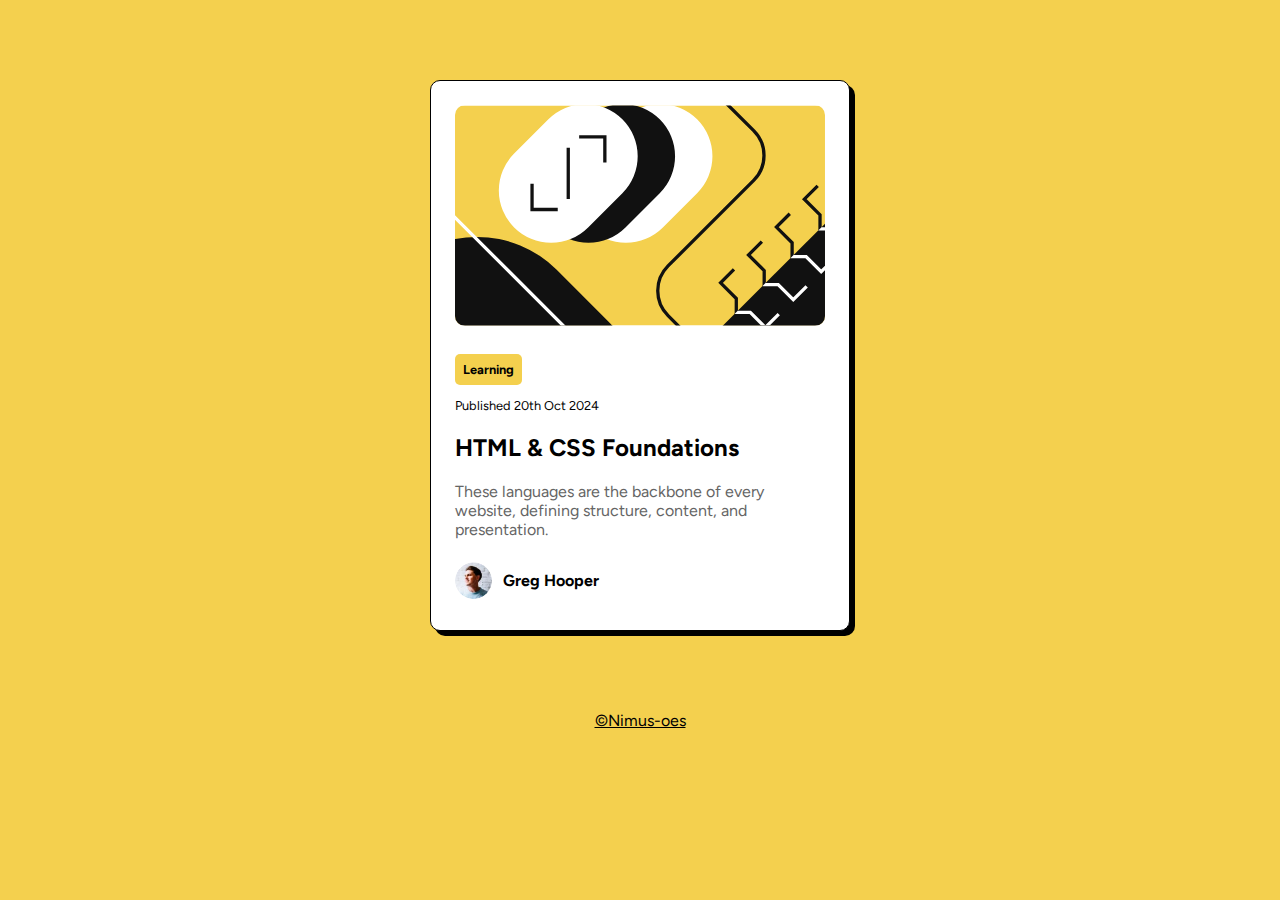
<file: 02-Blog Preview Card/index.html>
<!doctype html>
<html lang="en">
  <head>
    <meta charset="UTF-8" />
    <meta name="viewport" content="width=device-width, initial-scale=1.0" />
    <meta
      name="description"
      content="A solution to the blog preview card challgenge from Frontend Mentor"
    />
    <link rel="stylesheet" href="styles.css" />
    <style>
      @import url("https://fonts.googleapis.com/css2?family=Figtree:ital,wght@0,300..900;1,300..900&display=swap");
    </style>
    <title>Blog Preview Card</title>
  </head>
  <body>
    <main>
      <div id="card">
        <img
          src="code.svg"
          alt="an image with HTML code"
          id="preview-image"
          width="50%"
        />
        <p class="tag">Learning</p>
        <p id="date">Published 20th Oct 2024</p>
        <h2 id="title">HTML & CSS Foundations</h2>
        <p id="description">
          These languages are the backbone of every website, defining structure,
          content, and presentation.
        </p>
        <div id="author">
          <img
            src="image-avatar.webp"
            alt="A profile picture of a man"
            id="author-image"
          />
          <p id="author-name">Greg Hooper</p>
        </div>
      </div>
    </main>
    <footer><a href="https://github.com/Nimus-oes">©Nimus-oes</a></footer>
  </body>
</html>
</file>
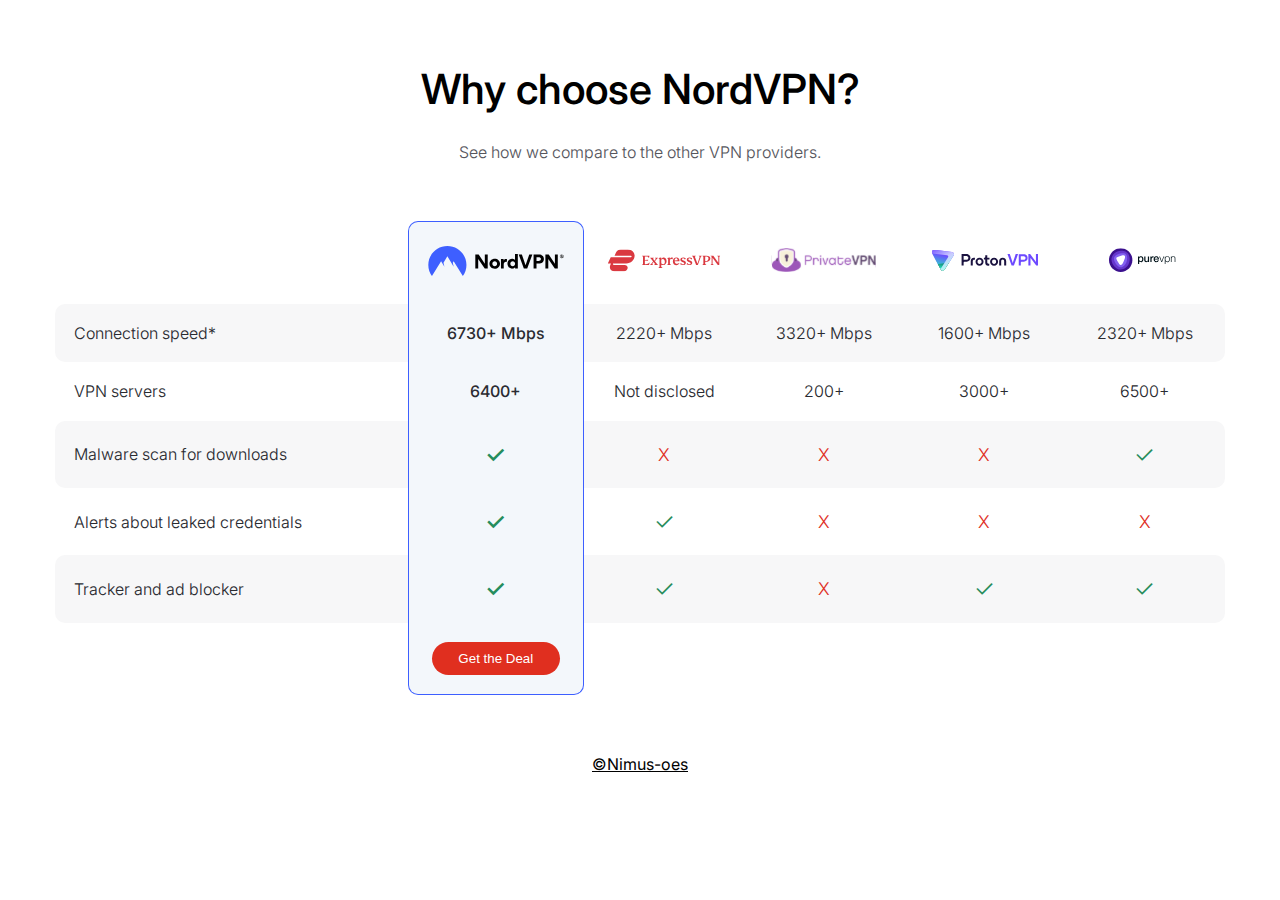
<file: 03-Pricing Table/index.html>
<!doctype html>
<html lang="en">
  <head>
    <meta charset="UTF-8" />
    <meta name="viewport" content="width=device-width, initial-scale=1.0" />
    <meta
      name="description"
      content="NordVPN pricing plans built with HTML and CSS."
    />
    <link rel="stylesheet" href="styles.css" />
    <style>
      @import url("https://fonts.googleapis.com/css2?family=Inter:ital,opsz,wght@0,14..32,100..900;1,14..32,100..900&display=swap");
    </style>
    <title>NordVPN Pricing Plans</title>
  </head>
  <body>
    <header>
      <h1>Why choose NordVPN?</h1>
      <p>See how we compare to the other VPN providers.</p>
    </header>
    <main>
      <div id="table-container">
        <table>
          <thead>
            <tr>
              <th></th>
              <th
                class="wider tl-radius tr-radius t-border l-border r-border bg-blue"
              >
                <img src="assets/nordvpn-logo.svg" alt="nordvpn logo" />
              </th>
              <th>
                <img src="assets/expressvpn-logo.svg" alt="expressvpn logo" />
              </th>
              <th>
                <img src="assets/privatevpn-logo.svg" alt="privatevpn logo" />
              </th>
              <th>
                <img src="assets/protonvpn-logo.svg" alt="protonvpn logo" />
              </th>
              <th><img src="assets/purevpn-logo.svg" alt="purevpn logo" /></th>
            </tr>
          </thead>
          <tbody>
            <tr>
              <td class="tl-radius bl-radius">Connection speed*</td>
              <td class="wider l-border r-border bg-blue bold">6730+ Mbps</td>
              <td>2220+ Mbps</td>
              <td>3320+ Mbps</td>
              <td>1600+ Mbps</td>
              <td class="tr-radius br-radius">2320+ Mbps</td>
            </tr>
            <tr>
              <td>VPN servers</td>
              <td class="l-border r-border bg-blue bold">6400+</td>
              <td>Not disclosed</td>
              <td>200+</td>
              <td>3000+</td>
              <td>6500+</td>
            </tr>
            <tr>
              <td class="tl-radius bl-radius">Malware scan for downloads</td>
              <td class="wider l-border r-border bg-blue bold checked">✓</td>
              <td class="unchecked">X</td>
              <td class="unchecked">X</td>
              <td class="unchecked">X</td>
              <td class="checked tr-radius br-radius">✓</td>
            </tr>
            <tr>
              <td>Alerts about leaked credentials</td>
              <td class="checked wider l-border r-border bg-blue bold">✓</td>
              <td class="checked">✓</td>
              <td class="unchecked">X</td>
              <td class="unchecked">X</td>
              <td class="unchecked">X</td>
            </tr>
            <tr>
              <td class="tl-radius bl-radius">Tracker and ad blocker</td>
              <td class="checked wider l-border r-border bg-blue bold">✓</td>
              <td class="checked">✓</td>
              <td class="unchecked">X</td>
              <td class="checked">✓</td>
              <td class="checked tr-radius br-radius">✓</td>
            </tr>
          </tbody>
          <tfoot>
            <tr>
              <td></td>
              <td
                class="button wider bl-radius br-radius l-border r-border b-border bg-blue"
              >
                <button type="button">Get the Deal</button>
              </td>
              <td></td>
              <td></td>
              <td></td>
              <td></td>
            </tr>
          </tfoot>
        </table>
      </div>
    </main>
    <footer><a href="https://github.com/Nimus-oes">©Nimus-oes</a></footer>
  </body>
</html>
</file>
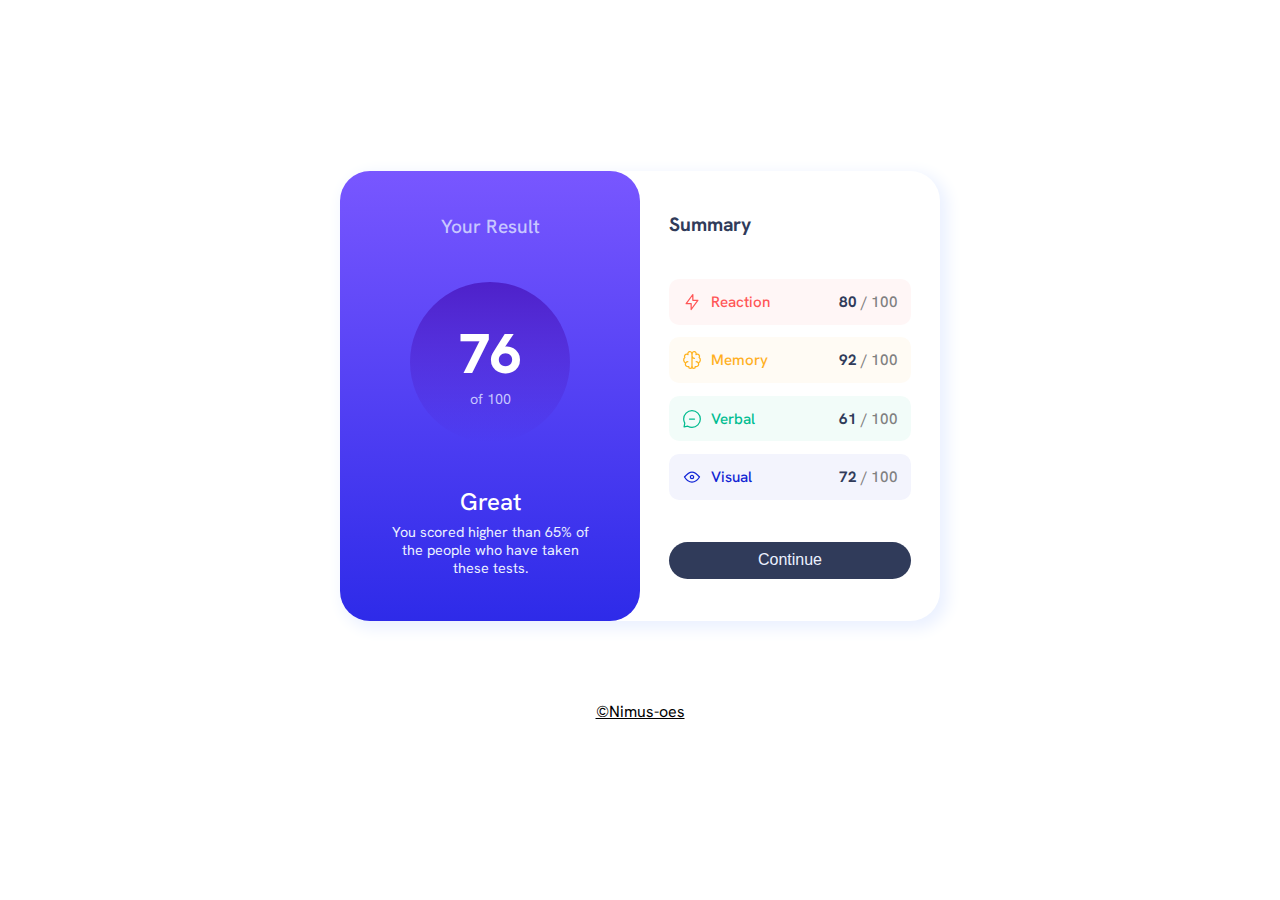
<file: 04-Result Summary Component/index.html>
<!doctype html>
<html lang="en">
  <head>
    <meta charset="UTF-8" />
    <meta name="viewport" content="width=device-width, initial-scale=1.0" />
    <meta
      name="description"
      content="A solution to the result summary component challgenge from Frontend Mentor"
    />
    <link rel="stylesheet" href="styles.css" />
    <style>
      @import url("https://fonts.googleapis.com/css2?family=Hanken+Grotesk:ital,wght@0,100..900;1,100..900&family=Inter:ital,opsz,wght@0,14..32,100..900;1,14..32,100..900&display=swap");
    </style>
    <title>Result Summary Component - Frontend Mentor</title>
  </head>
  <body class="flex-column">
    <main class="container-flex" id="main-container">
      <section class="flex-column-space-even" id="score-container">
        <h1 class="lg-font color-lavendar weight-500">Your Result</h1>
        <div class="sm-font flex-column color-lavendar" id="score-circle">
          <span class="xxl-font color-white weight-800">76</span> of 100
        </div>
        <div class="sm-font color-paleblue" id="score-desc">
          <div class="xl-font color-white weight-500" id="score-grade">
            Great
          </div>
          You scored higher than 65% of the people who have taken these tests.
        </div>
      </section>
      <section class="flex-column-space-even" id="summary-container">
        <h2 class="lg-font color-grayblue weight-700">Summary</h2>
        <section class="md-font weight-500 flex-column" id="sector-container">
          <div class="flex-row-space-btw sector" id="reaction-container">
            <div class="flex-row" id="reaction">
              <img
                src="assets/icon-reaction.svg"
                alt="A lighting-shaped icon representing a Reaction"
                width="100%"
              />Reaction
            </div>
            <div class="color-gray">
              <span class="weight-700 color-grayblue">80</span> / 100
            </div>
          </div>
          <div class="flex-row-space-btw sector" id="memory-container">
            <div class="flex-row" id="memory">
              <img
                src="assets/icon-memory.svg"
                alt="A brain-shaped icon representing Memory"
                width="100%"
              />Memory
            </div>
            <div class="color-gray">
              <span class="weight-700 color-grayblue">92</span> / 100
            </div>
          </div>
          <div class="flex-row-space-btw sector" id="verbal-container">
            <div class="flex-row" id="verbal">
              <img
                src="assets/icon-verbal.svg"
                alt="A speech bubble-shaped icon representing Verbal"
                width="100%"
              />Verbal
            </div>
            <div class="color-gray">
              <span class="weight-700 color-grayblue">61</span> / 100
            </div>
          </div>
          <div class="flex-row-space-btw sector" id="visual-container">
            <div class="flex-row" id="visual">
              <img
                src="assets/icon-visual.svg"
                alt="An eye-shaped icon representing Visual"
                width="100%"
              />Visual
            </div>
            <div class="color-gray">
              <span class="weight-700 color-grayblue">72</span> / 100
            </div>
          </div>
        </section>
        <button type="button" class="md-font color-paleblue">Continue</button>
      </section>
    </main>
    <footer><a href="https://github.com/Nimus-oes">©Nimus-oes</a></footer>
  </body>
</html>
</file>
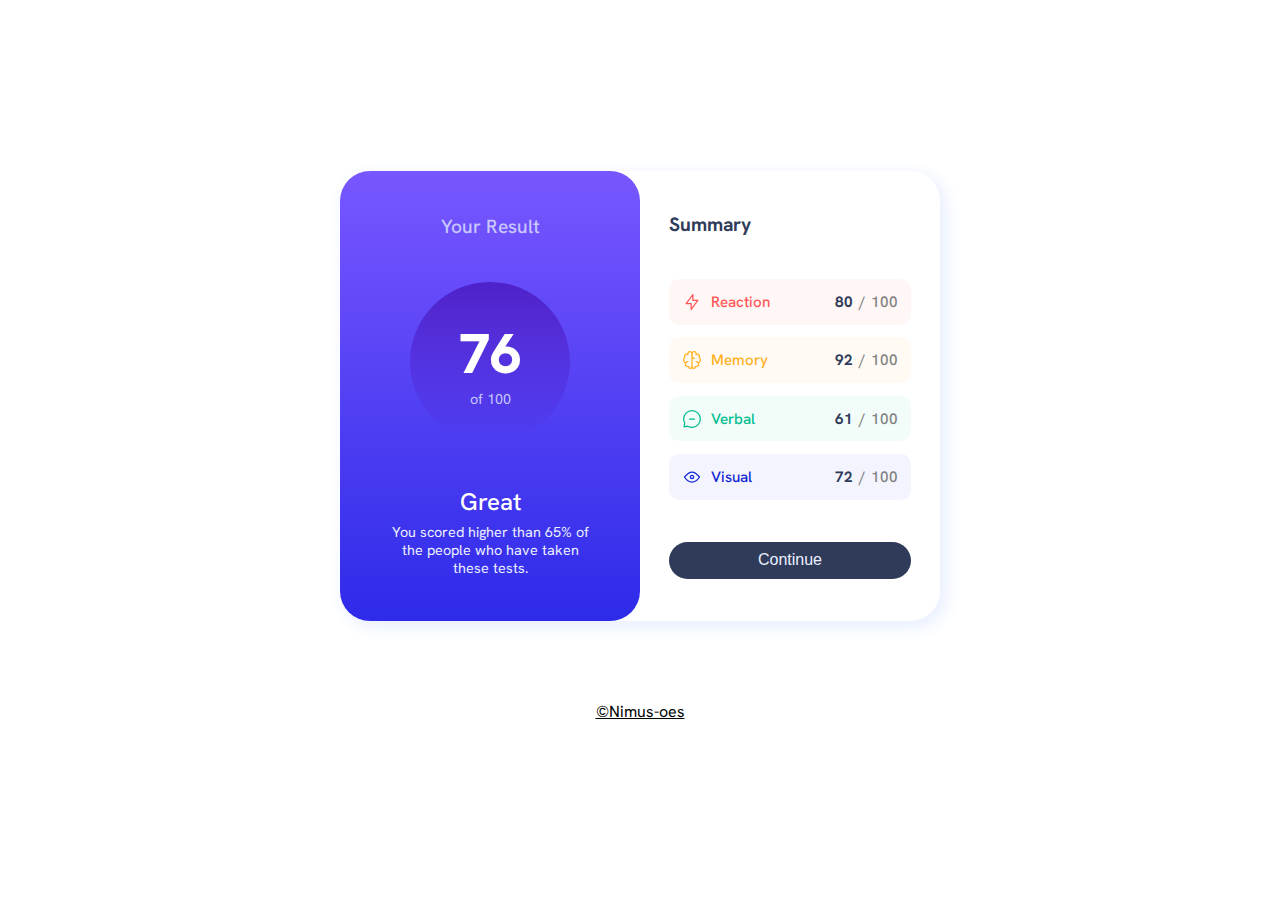
<file: 04-Results Summary Component/index.html>
<!doctype html>
<html lang="en">
  <head>
    <meta charset="UTF-8" />
    <meta name="viewport" content="width=device-width, initial-scale=1.0" />
    <meta
      name="description"
      content="A solution to the result summary component challgenge from Frontend Mentor"
    />
    <link rel="stylesheet" href="styles.css" />
    <link rel="preconnect" href="https://fonts.googleapis.com" />
    <link rel="preconnect" href="https://fonts.gstatic.com" crossorigin />
    <link
      href="https://fonts.googleapis.com/css2?family=Hanken+Grotesk:wght@500;700;800&display=swap"
      rel="stylesheet"
    />
    <title>Result Summary Component - Frontend Mentor</title>
  </head>
  <body class="flex-column">
    <main id="main-container">
      <section class="flex-column-space-even" id="score-container">
        <h1 class="lg-font color-lavendar weight-500">Your Result</h1>
        <div class="sm-font flex-column color-lavendar" id="score-circle">
          <span class="xxl-font color-white weight-800">76</span> of 100
        </div>
        <div class="sm-font color-paleblue" id="score-desc">
          <div class="xl-font color-white weight-500" id="score-grade">
            Great
          </div>
          You scored higher than 65% of the people who have taken these tests.
        </div>
      </section>
      <section class="flex-column-space-even" id="summary-container">
        <h2 class="lg-font color-grayblue weight-700">Summary</h2>
        <ul class="md-font weight-500 flex-column" id="category-container">
          <li class="flex-row-space-btw category" id="reaction-container">
            <div class="flex-row" id="reaction">
              <img
                src="assets/icon-reaction.svg"
                alt=""
                width="20"
                height="20"
                aria-hidden="true"
              />Reaction
            </div>
            <div class="color-gray">
              <span class="weight-700 color-grayblue">80</span
              ><span class="slash">/</span>100
            </div>
          </li>
          <li class="flex-row-space-btw category" id="memory-container">
            <div class="flex-row" id="memory">
              <img
                src="assets/icon-memory.svg"
                alt=""
                width="20"
                height="20"
                aria-hidden="true"
              />Memory
            </div>
            <div class="color-gray">
              <span class="weight-700 color-grayblue">92</span
              ><span class="slash">/</span>100
            </div>
          </li>
          <li class="flex-row-space-btw category" id="verbal-container">
            <div class="flex-row" id="verbal">
              <img
                src="assets/icon-verbal.svg"
                alt=""
                width="20"
                height="20"
                aria-hidden="true"
              />Verbal
            </div>
            <div class="color-gray">
              <span class="weight-700 color-grayblue">61</span
              ><span class="slash">/</span>100
            </div>
          </li>
          <li class="flex-row-space-btw category" id="visual-container">
            <div class="flex-row" id="visual">
              <img
                src="assets/icon-visual.svg"
                alt=""
                width="20"
                height="20"
                aria-hidden="true"
              />Visual
            </div>
            <div class="color-gray">
              <span class="weight-700 color-grayblue">72</span
              ><span class="slash">/</span>100
            </div>
          </li>
        </ul>
        <button type="button" class="md-font color-paleblue">Continue</button>
      </section>
    </main>
    <footer><a href="https://github.com/Nimus-oes">©Nimus-oes</a></footer>
  </body>
</html>
</file>
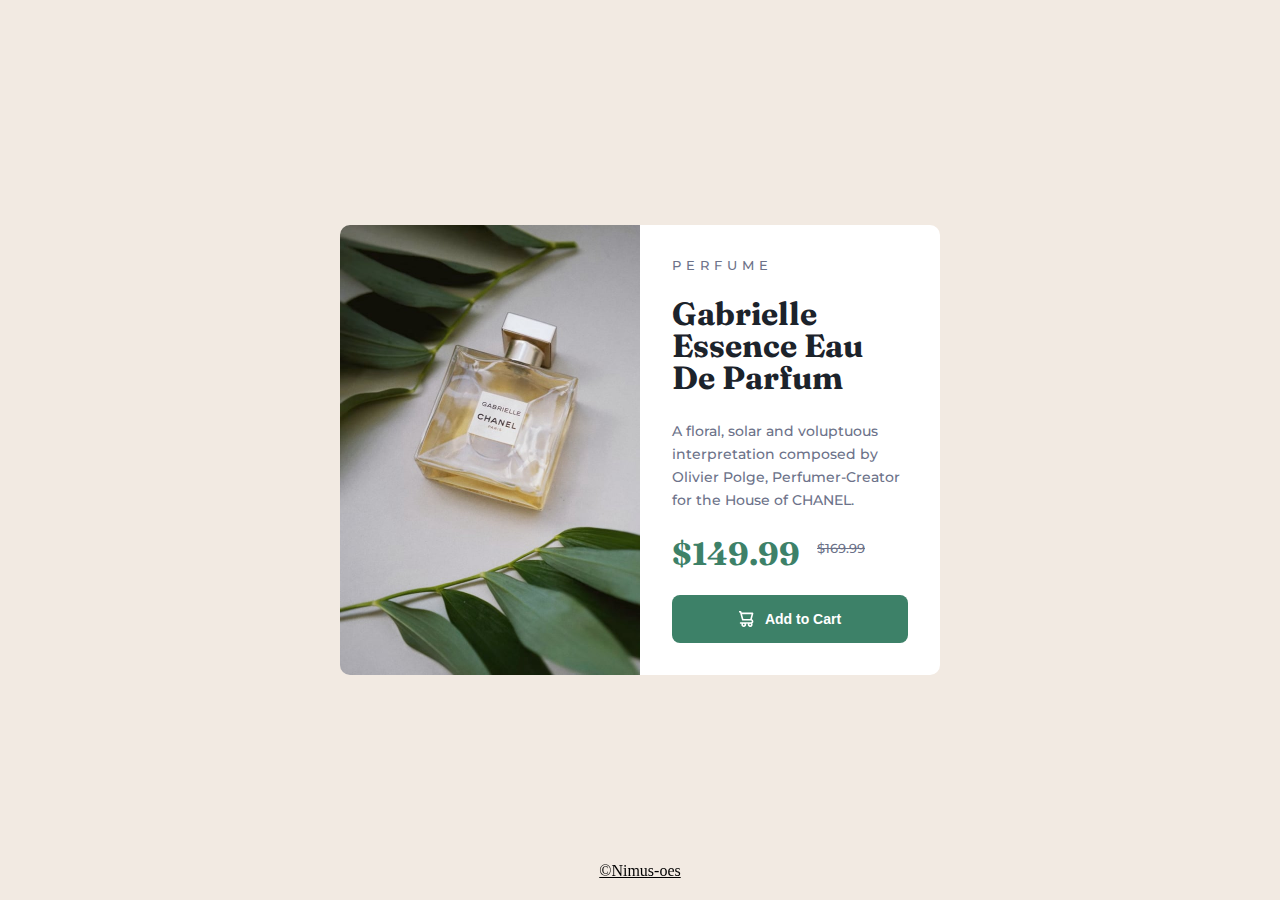
<file: 05-Product Preview Card/index.html>
<!doctype html>
<html lang="en">
  <head>
    <meta charset="UTF-8" />
    <meta name="viewport" content="width=device-width, initial-scale=1.0" />
    <meta
      name="description"
      content="A solution to the product preview card challgenge from Frontend Mentor"
    />
    <link rel="preconnect" href="https://fonts.googleapis.com" />
    <link rel="preconnect" href="https://fonts.gstatic.com" crossorigin />
    <link
      href="https://fonts.googleapis.com/css2?family=Fraunces:opsz,wght,WONK@9..144,700,1&family=Montserrat:wght@500;700&display=swap"
      rel="stylesheet"
    />
    <link rel="stylesheet" href="styles.css" />
    <title>Product Preview Card - Frontend Mentor</title>
  </head>
  <body class="grid grid-center bg-cream">
    <main>
      <article class="grid" id="product-card">
        <div id="image-container">
          <picture>
            <source
              srcset="assets/product-desktop.jpg"
              media="(min-width: 62rem)"
            />
            <img
              src="assets/product-mobile.jpg"
              id="product-image"
              alt="Gabrielle Essence perfume bottle lying flat on a table with leaves decoration"
            />
          </picture>
        </div>
        <div
          class="flex f-col f-space-btw bg-white ff-body"
          id="detail-container"
        >
          <h2 class="fw-500 fs-sm lt-spacing aurometal">PERFUME</h2>
          <h2 class="ff-highlight fw-700 fs-lg lh-md gunmetal">
            Gabrielle Essence Eau De Parfum
          </h2>
          <p class="fw-500 fs-md lh-sm aurometal">
            A floral, solar and voluptuous interpretation composed by Olivier
            Polge, Perfumer-Creator for the House of CHANEL.
          </p>
          <div
            class="ff-highlight fw-700 fs-lg lh-md aquamarine"
            id="current-price"
          >
            <span class="sr-only">Current Price: </span>$149.99
            <sup
              class="ff-body fw-500 fs-sm lh-sm aurometal"
              id="original-price"
              ><span class="sr-only">Original Price: </span><s>$169.99</s></sup
            >
          </div>
          <button
            class="flex f-row f-center place-items-center fw-700 fs-md white bg-aquamarine hover-bg-aquamarine round-sm"
            id="button"
            type="button"
          >
            <img
              src="assets/icon-cart.svg"
              id="cart-icon"
              alt=""
              aria-hidden="true"
            />
            Add to Cart
          </button>
        </div>
      </article>
    </main>
    <footer>
      <a href="https://github.com/Nimus-oes" target="_blank">©Nimus-oes</a>
    </footer>
  </body>
</html>
</file>
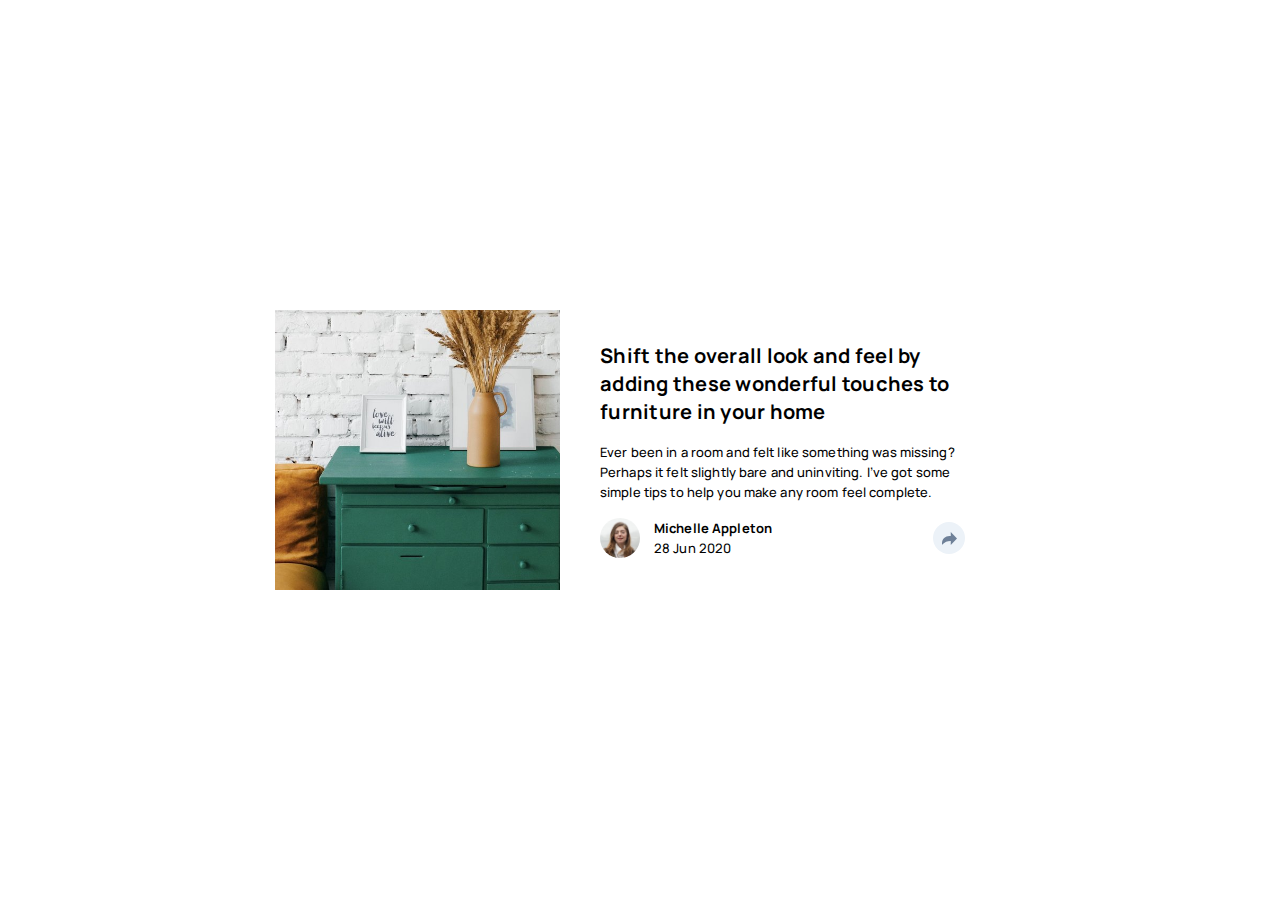
<file: 06-Article Preview Component/index.html>
<!doctype html>
<html lang="en">
  <head>
    <meta charset="UTF-8" />
    <meta name="viewport" content="width=device-width, initial-scale=1.0" />
    <meta
      name="description"
      content="A solution to the Article preview component challgenge from Frontend Mentor"
    />
    <title>Article Preview Component - Frontend Mentor</title>
    <link rel="stylesheet" href="styles.css" />
    <link rel="preconnect" href="https://fonts.googleapis.com" />
    <link rel="preconnect" href="https://fonts.gstatic.com" crossorigin />
    <link
      href="https://fonts.googleapis.com/css2?family=Manrope:wght@500;700&display=swap"
      rel="stylesheet"
    />
  </head>
  <body class="ff-body">
    <main>
      <article id="component-container">
        <div id="image-container">
          <img
            src="assets/drawers.jpg"
            alt="Green-colored drawers with picture frames and flower bases on it"
            id="drawers-image"
          />
        </div>
        <div id="detail-container">
          <h2 class="fs-md lh-md ls-md fw-700">
            Shift the overall look and feel by adding these wonderful touches to
            furniture in your home
          </h2>
          <p class="fs-sm lh-sm ls-sm fw-500">
            Ever been in a room and felt like something was missing? Perhaps it
            felt slightly bare and uninviting. I’ve got some simple tips to help
            you make any room feel complete.
          </p>
          <div id="detail-bottom-container">
            <div id="share-platforms">
              <p>SHARE</p>
              <svg xmlns="http://www.w3.org/2000/svg" width="20" height="20">
                <path
                  fill="#FFF"
                  d="M18.896 0H1.104C.494 0 0 .494 0 1.104v17.793C0 19.506.494 20 1.104 20h9.58v-7.745H8.076V9.237h2.606V7.01c0-2.583 1.578-3.99 3.883-3.99 1.104 0 2.052.082 2.329.119v2.7h-1.598c-1.254 0-1.496.597-1.496 1.47v1.928h2.989l-.39 3.018h-2.6V20h5.098c.608 0 1.102-.494 1.102-1.104V1.104C20 .494 19.506 0 18.896 0z"
                />
              </svg>
              <svg xmlns="http://www.w3.org/2000/svg" width="20" height="20">
                <path
                  fill="#FFF"
                  d="M10 0C4.478 0 0 4.477 0 10c0 4.237 2.636 7.855 6.356 9.312-.088-.791-.167-2.005.035-2.868.182-.78 1.172-4.97 1.172-4.97s-.299-.6-.299-1.486c0-1.39.806-2.428 1.81-2.428.852 0 1.264.64 1.264 1.408 0 .858-.545 2.14-.828 3.33-.236.995.5 1.807 1.48 1.807 1.778 0 3.144-1.874 3.144-4.58 0-2.393-1.72-4.068-4.177-4.068-2.845 0-4.515 2.135-4.515 4.34 0 .859.331 1.781.745 2.281a.3.3 0 01.069.288l-.278 1.133c-.044.183-.145.223-.335.134-1.249-.581-2.03-2.407-2.03-3.874 0-3.154 2.292-6.052 6.608-6.052 3.469 0 6.165 2.473 6.165 5.776 0 3.447-2.173 6.22-5.19 6.22-1.013 0-1.965-.525-2.291-1.148l-.623 2.378c-.226.869-.835 1.958-1.244 2.621.937.29 1.931.446 2.962.446 5.522 0 10-4.477 10-10S15.522 0 10 0z"
                />
              </svg>
              <svg xmlns="http://www.w3.org/2000/svg" width="20" height="17">
                <path
                  fill="#FFF"
                  d="M20 2.172a8.192 8.192 0 01-2.357.646 4.11 4.11 0 001.804-2.27 8.22 8.22 0 01-2.605.996A4.096 4.096 0 0013.847.248c-2.65 0-4.596 2.472-3.998 5.037A11.648 11.648 0 011.392 1a4.109 4.109 0 001.27 5.478 4.086 4.086 0 01-1.858-.513c-.045 1.9 1.318 3.679 3.291 4.075a4.113 4.113 0 01-1.853.07 4.106 4.106 0 003.833 2.849A8.25 8.25 0 010 14.658a11.616 11.616 0 006.29 1.843c7.618 0 11.922-6.434 11.663-12.205A8.354 8.354 0 0020 2.172z"
                />
              </svg>
            </div>
            <div id="author-info-container">
              <div>
                <img src="assets/avatar-michelle.jpg" alt="" id="avatar" />
              </div>
              <div>
                <p class="fs-sm lh-sm ls-sm fw-700">Michelle Appleton</p>
                <p class="fs-sm lh-sm ls-sm fw-500">28 Jun 2020</p>
              </div>
            </div>
            <div id="share-button">
              <svg xmlns="http://www.w3.org/2000/svg" id="share-icon">
                <path
                  id="arrow"
                  d="M15 6.495L8.766.014V3.88H7.441C3.33 3.88 0 7.039 0 10.936v2.049l.589-.612C2.59 10.294 5.422 9.11 8.39 9.11h.375v3.867L15 6.495z"
                />
              </svg>
            </div>
          </div>
        </div>
      </article>
    </main>
    <!-- <footer>
      <a href="https://github.com/Nimus-oes" target="_blank">©Nimus-oes</a>
    </footer> -->
    <script type="module" src="script.js"></script>
  </body>
</html>
</file>
<file: 02-Blog Preview Card/styles.css>
html {
  box-sizing: border-box;
}

body {
  background-color: hsl(47, 88%, 63%);
  font-family: "Figtree", "sans-serif";
}

.tag {
  background-color: hsl(47, 88%, 63%);
  display: inline-block;
  padding: 8px;
  font-weight: bolder;
  font-size: 0.8rem;
  border-radius: 5px;
  margin: 0;
}

#card {
  width: 70%;
  margin: 5rem auto;
  border: 1px solid;
  border-radius: 10px;
  padding: 1.5rem;
  box-shadow: 5px 5px black;
  background-color: white;
}

#preview-image {
  width: 100%;
  border-radius: 10px;
  margin-bottom: 1.5rem;
}

#date {
  font-size: 0.8rem;
}

#title {
  font-size: 1.5rem;
  font-weight: bolder;
}

#title:hover {
  color: hsl(47, 88%, 63%);
  cursor: pointer;
}

#description {
  color: rgb(101, 101, 101);
  font-size: 1rem;
}

#author {
  display: flex;
  align-items: center;
}

#author-image {
  width: 10%;
  border-radius: 50%;
  margin-right: 0.7rem;
}

#author-name {
  font-weight: bolder;
  font-size: 1rem;
}

footer {
  text-align: center;
}

footer a {
  color: black;
}

@media only screen and (min-width: 600px) {
  #card {
    max-width: 370px;
  }
}
</file>
<file: 03-Pricing Table/styles.css>
* {
  box-sizing: border-box;
}

footer a {
  color: black;
}

footer {
  margin-top: 3rem;
}

body {
  text-align: center;
  font-family: Inter, Helvetica, sans-serif;
}

header p {
  color: rgb(86, 86, 93);
  margin-bottom: 3rem;
}

h1 {
  font-family: Inter, Helvetica, sans-serif;
  font-size: 1.8rem;
  font-weight: 550;
  margin-top: 4rem;
}

header p,
td {
  font-weight: 325;
}

table {
  margin: auto;
  padding: 0.7rem;
  border-spacing: 0;
  width: 100%;
  min-width: 41rem;
  max-width: 41rem;
  table-layout: fixed;
}

td {
  font-size: 0.75rem;
  color: rgb(42, 43, 49);
}

th,
td {
  width: 1rem;
  padding: 1rem;
}

th {
  padding-top: 1.5rem;
  padding-bottom: 1.5rem;
}

tbody td:first-of-type,
th:first-of-type {
  width: 4rem;
  text-align: left;
}

img {
  max-width: 100%;
}

tr:nth-child(odd):not(thead tr, tfoot tr) {
  background-color: rgb(247, 247, 248);
}

button {
  background-color: rgb(224, 47, 31);
  color: white;
  border: none;
  border-radius: 20px;
  width: 8rem;
  padding-top: 9px;
  padding-bottom: 9px;
}

td[class~="button"] {
  display: flex;
  width: 100%;
  justify-content: center;
  align-items: center;
}

#table-container {
  width: 100%;
  overflow-x: auto;
}

.wider {
  width: 4rem;
}

.checked {
  font-size: 1.5rem;
  color: rgb(37, 141, 92);
}

.unchecked {
  font-size: 1.1rem;
  color: rgb(224, 47, 31);
}

.bold {
  font-weight: 500;
}

.tl-radius {
  border-top-left-radius: 10px;
}

.bl-radius {
  border-bottom-left-radius: 10px;
}

.tr-radius {
  border-top-right-radius: 10px;
}

.br-radius {
  border-bottom-right-radius: 10px;
}

.t-border {
  border-top: 1px solid rgb(61, 95, 255);
}

.b-border {
  border-bottom: 1px solid rgb(61, 95, 255);
}

.l-border {
  border-left: 1px solid rgb(61, 95, 255);
}

.r-border {
  border-right: 1px solid rgb(61, 95, 255);
}

.bg-blue {
  background-color: rgb(243, 247, 251);
}

@media (min-width: 768px) {
  h1 {
    font-size: 2.1rem;
  }

  table {
    max-width: 47.5rem;
    margin: auto;
  }

  td {
    font-size: 0.85rem;
  }

  th,
  td {
    width: 3rem;
    padding: 1.2rem;
  }

  tbody td:first-of-type,
  th:first-of-type {
    width: 5rem;
  }

  .wider {
    width: 4.5rem;
  }
}

@media (min-width: 992px) {
  h1 {
    font-size: 2.3rem;
  }

  table {
    max-width: 61.2rem;
  }

  td {
    font-size: 0.9rem;
  }

  th,
  td {
    width: 4rem;
  }

  tbody td:first-of-type,
  th:first-of-type {
    width: 6rem;
  }

  .wider {
    width: 5rem;
  }
}

@media (min-width: 1200px) {
  h1 {
    font-size: 2.6rem;
  }

  table {
    max-width: 74.5rem;
  }

  td {
    font-size: 1rem;
  }

  th,
  td {
    width: 5rem;
  }

  tbody td:first-of-type,
  th:first-of-type {
    width: 11rem;
  }

  .wider {
    width: 5.5rem;
  }
}
</file>
<file: 04-Result Summary Component/styles.css>
:root {
  /* Colors for .sector in the #summary-container */
  --light-red-lighter: hsla(0, 100%, 67%, 0.05);
  --light-red-light: hsla(0, 100%, 67%, 0.2);
  --light-red: hsl(0, 100%, 67%);
  --orange-yellow-lighter: hsla(39, 100%, 56%, 0.05);
  --orange-yellow-light: hsla(39, 100%, 56%, 0.2);
  --orange-yellow: hsl(39, 100%, 56%);
  --green-teal-lighter: hsla(166, 100%, 37%, 0.05);
  --green-teal-light: hsla(166, 100%, 37%, 0.2);
  --green-teal: hsl(166, 100%, 37%);
  --cobalt-blue-lighter: hsla(234, 85%, 45%, 0.05);
  --cobalt-blue-light: hsla(234, 85%, 45%, 0.2);
  --cobalt-blue: hsl(234, 85%, 45%);
  --gray: gray;

  /* Colors for #score-container background  */
  --light-slate-blue: hsl(252, 100%, 67%);
  --light-royal-blue: hsl(241, 81%, 54%);

  /* Colors for #score-container circle */
  --violet-blue: hsla(256, 72%, 46%, 1);
  --persian-blue: hsl(241, 72%, 46%, 0);

  /* Colors for #score-container text */
  --pale-blue: hsl(221, 100%, 96%);
  --light-lavender: hsl(241, 100%, 89%);

  /* Color for #summary-container text */
  --dark-gray-blue: hsl(224, 30%, 27%);
}

* {
  box-sizing: border-box;
  /* border: 1px solid black; */
  margin: 0;
  padding: 0;
}

footer a {
  color: black;
}

footer {
  padding-bottom: 0.5rem;
}

body {
  height: 100vh;
  font-family: "Hanken Grotesk", sans-serif;
}

button {
  padding: 1rem;
  border-radius: 30px;
  border: none;
  background-color: var(--dark-gray-blue);
}

img {
  margin-right: 0.8rem;
}

.sector {
  padding: 0.8rem;
  border-radius: 10px;
}

.flex-column,
.flex-row,
.container-flex,
.flex-row-space-btw,
.flex-column-space-even {
  display: flex;
  align-items: center;
}

.flex-column,
.container-flex,
.flex-column-space-even {
  flex-direction: column;
}

.flex-row,
.flex-row-space-btw {
  flex-direction: row;
}

.flex-row,
.flex-column,
.container-flex {
  justify-content: center;
}

.flex-column-space-even {
  justify-content: space-evenly;
}

.flex-row-space-btw {
  justify-content: space-between;
}

.sm-font {
  font-size: 0.95rem;
}

.md-font {
  font-size: 1rem;
}

.lg-font {
  font-size: 1.2rem;
}

.xl-font {
  font-size: 1.5rem;
}

.xxl-font {
  font-size: 3.5rem;
}

.weight-500 {
  font-weight: 500;
}

.weight-700 {
  font-weight: 700;
}

.weight-800 {
  font-weight: 800;
}

.color-lavendar {
  color: var(--light-lavender);
}

.color-paleblue {
  color: var(--pale-blue);
}

.color-grayblue {
  color: var(--dark-gray-blue);
}

.color-gray {
  color: var(--gray);
}

.color-white {
  color: white;
}

#sector-container {
  gap: 1rem;
  align-items: normal;
}

#main-container {
  width: 375px;
  height: 100%;
}

#score-container {
  width: 100%;
  height: 45%;
  border-radius: 0 0 30px 30px;
  background-image: linear-gradient(
    var(--light-slate-blue),
    var(--light-royal-blue)
  );
}

#summary-container {
  width: 100%;
  height: 55%;
  padding: 0 1.8rem;
  align-items: normal;
}

#score-circle {
  width: 9rem;
  height: 9rem;
  border-radius: 50%;
  background-image: linear-gradient(var(--violet-blue), var(--persian-blue));
}

#score-grade {
  margin-bottom: 0.4rem;
}

#score-desc {
  padding: 0 3rem;
  text-align: center;
}

#reaction {
  color: var(--light-red);
}

#memory {
  color: var(--orange-yellow);
}

#verbal {
  color: var(--green-teal);
}

#visual {
  color: var(--cobalt-blue);
}

#reaction-container {
  background-color: var(--light-red-lighter);
}

#memory-container {
  background-color: var(--orange-yellow-lighter);
}

#verbal-container {
  background-color: var(--green-teal-lighter);
}

#visual-container {
  background-color: var(--cobalt-blue-lighter);
}

@media (min-width: 717px) {
  button {
    padding: 0.6rem;
  }

  footer {
    margin-top: 5rem;
  }

  img {
    margin-right: 0.6rem;
  }

  .container-flex {
    flex-direction: row;
  }

  .sm-font {
    font-size: 0.9rem;
  }

  .sector {
    font-size: 0.95rem;
  }

  #sector-container {
    gap: 0.8rem;
  }

  #main-container {
    width: 600px;
    height: 50%;
    border-radius: 30px;
    box-shadow: 5px 5px 15px 3px var(--pale-blue);
  }

  #score-container,
  #summary-container {
    width: 50%;
    height: 100%;
  }

  #score-container {
    border-radius: 30px;
  }

  #summary-container {
    border-radius: 0 30px 30px 0;
  }

  #score-circle {
    width: 10rem;
    height: 10rem;
  }
}
</file>
<file: 04-Results Summary Component/styles.css>
:root {
  /* Colors for .category in the #summary-container */
  --light-red: hsl(0, 100%, 67%);
  --orange-yellow: hsl(39, 100%, 56%);
  --green-teal: hsl(166, 100%, 37%);
  --cobalt-blue: hsl(234, 85%, 45%);
  --gray: gray;

  /* Colors for #score-container background  */
  --light-slate-blue: hsl(252, 100%, 67%);
  --light-royal-blue: hsl(241, 81%, 54%);

  /* Colors for #score-container circle */
  --violet-blue: hsla(256, 72%, 46%, 1);
  --persian-blue: hsl(241, 72%, 46%, 0);

  /* Colors for #score-container text */
  --pale-blue: hsl(221, 100%, 96%);
  --light-lavender: hsl(241, 100%, 89%);

  /* Color for #summary-container text */
  --dark-gray-blue: hsl(224, 30%, 27%);
}

/* Utility Class */
.flex-column,
.flex-row,
.flex-row-space-btw,
.flex-column-space-even {
  display: flex;
  align-items: center;
}

.flex-column,
.flex-column-space-even {
  flex-direction: column;
}

.flex-row,
.flex-row-space-btw {
  flex-direction: row;
}

.flex-row,
.flex-column {
  justify-content: center;
}

.flex-column-space-even {
  justify-content: space-evenly;
}

.flex-row-space-btw {
  justify-content: space-between;
}

.sm-font {
  font-size: 0.95rem;
}

.md-font {
  font-size: 1rem;
}

.lg-font {
  font-size: 1.2rem;
}

.xl-font {
  font-size: 1.5rem;
}

.xxl-font {
  font-size: 3.5rem;
}

.weight-500 {
  font-weight: 500;
}

.weight-700 {
  font-weight: 700;
}

.weight-800 {
  font-weight: 800;
}

.color-lavendar {
  color: var(--light-lavender);
}

.color-paleblue {
  color: var(--pale-blue);
}

.color-grayblue {
  color: var(--dark-gray-blue);
}

.color-gray {
  color: var(--gray);
}

.color-white {
  color: white;
}

/* General Style */
* {
  box-sizing: border-box;
  margin: 0;
  padding: 0;
}

footer a {
  color: black;
}

footer {
  padding-bottom: 0.5rem;
}

body {
  height: 100vh;
  font-family: "Hanken Grotesk", sans-serif;
}

/* Main Container */
#main-container {
  width: 375px;
  height: 100%;
}

/* Score section */
#score-container {
  width: 100%;
  height: 45%;
  border-radius: 0 0 30px 30px;
  background-image: linear-gradient(
    var(--light-slate-blue),
    var(--light-royal-blue)
  );
}

#score-circle {
  width: 9rem;
  aspect-ratio: 1;
  border-radius: 50%;
  background-image: linear-gradient(var(--violet-blue), var(--persian-blue));
}

#score-grade {
  margin-bottom: 0.4rem;
}

#score-desc {
  padding: 0 3rem;
  text-align: center;
}

/* Summary section container */
#summary-container {
  width: 100%;
  height: 55%;
  padding: 0 1.8rem;
  align-items: normal;
}

/* Cateogry section */
#category-container {
  gap: 1rem;
  align-items: normal;
  list-style-type: none;
}

#reaction-container::before {
  background-color: var(--light-red);
}

#memory-container::before {
  background-color: var(--orange-yellow);
}

#verbal-container::before {
  background-color: var(--green-teal);
}

#visual-container::before {
  background-color: var(--cobalt-blue);
}

.category {
  padding: 0.8rem;
  border-radius: 10px;
  position: relative;
}

.category:hover {
  cursor: pointer;
}

.category::before {
  content: "";
  position: absolute;
  top: 0;
  left: 0;
  width: 100%;
  height: 100%;
  opacity: 0.05;
  z-index: -1;
  border-radius: inherit;
}

.category:hover::before {
  opacity: 0.2;
}

img {
  margin-right: 0.8rem;
}

#reaction {
  color: var(--light-red);
}

#memory {
  color: var(--orange-yellow);
}

#verbal {
  color: var(--green-teal);
}

#visual {
  color: var(--cobalt-blue);
}

.slash {
  margin: 0 0.4rem;
}

/* Button on summary section */
button {
  padding: 1rem;
  border-radius: 30px;
  border: none;
  background-color: var(--dark-gray-blue);
}

button:hover {
  cursor: pointer;
}

/* Desktop layout */
@media (min-width: 717px) {
  .sm-font {
    font-size: 0.9rem;
  }

  footer {
    margin-top: 5rem;
  }

  #main-container {
    width: 600px;
    height: 50%;
    border-radius: 30px;
    box-shadow: 5px 5px 15px 3px var(--pale-blue);
    display: flex;
  }

  #score-container,
  #summary-container {
    width: 50%;
    height: 100%;
  }

  #score-container {
    border-radius: 30px;
  }

  #score-circle {
    width: 10rem;
    height: 10rem;
  }

  #summary-container {
    border-radius: 0 30px 30px 0;
  }

  #category-container {
    gap: 0.8rem;
  }

  .category {
    font-size: 0.95rem;
  }

  img {
    margin-right: 0.6rem;
  }

  button {
    padding: 0.6rem;
  }
}
</file>
<file: 06-Article Preview Component/styles.css>
*,
*::before,
*::after {
  box-sizing: border-box;
  border: none;
  /* border: 1px solid black; */
  padding: 0;
  margin: 0;
}

footer a {
  color: black;
}

:root {
  --13px: 0.8125rem;
  --15px: 0.9375rem;
  --16px: 1rem;
  --20px: 1.25rem;
  --24px: 1.5rem;
  --28px: 1.75rem;
  --30px: 1.875rem;
  --32px: 2rem;
  --40px: 2.5rem;
  --62px: 3.875rem;
  --64px: 4rem;
  --67px: 4.1875rem;
  --172px: 10.75rem;
  --200px: 12.5rem;
  --280px: 17.5rem;
  --285px: 17.8125rem;
  --327px: 20.4375rem;
  --512px: 32rem;
  --550px: 34.375rem;
  --730px: 45.625rem;
}

.fs-sm {
  font-size: var(--13px);
}

.fs-md {
  font-size: var(--16px);
}

.fw-500 {
  font-weight: 500;
}

.fw-700 {
  font-weight: 700;
}

.lh-sm {
  line-height: var(--20px);
}

.lh-md {
  line-height: var(--24px);
}

.ls-sm {
  letter-spacing: 0.0075rem;
}

.ls-md {
  letter-spacing: 0.0125rem;
}

.ff-body {
  font-family: Manrope, sans-serif;
}

.color-lv1 {
  color: #ecf2f8;
}

.color-lv2 {
  color: #9daec2;
}

.color-lv3 {
  color: #6e8098;
}

.color-lv4 {
  color: #48556a;
}

body {
  width: 100vw;
  min-height: 100vh;
  display: grid;
  place-content: center;
}

img {
  display: block;
}

#component-container {
  display: grid;
  width: min(var(--327px), 95vw);
  height: var(--512px);
  grid-template-rows: var(--200px) auto;
}

#detail-container {
  display: flex;
  flex-direction: column;
  gap: 1rem;
  padding: 32px;
  position: relative;
}

#drawers-image {
  width: 100%;
  height: 100%;
  object-fit: cover;
  object-position: 0 20%;
}

#author-info-container {
  display: flex;
  align-items: center;
  justify-content: space-between;
  width: var(--172px);
  height: var(--40px);
}

#detail-bottom-container {
  display: flex;
  align-items: center;
  justify-content: space-between;
  position: absolute;
  bottom: 0;
  left: 0;
  width: 327px;
  height: var(--64px);
  padding-right: 32px;
  padding-left: 32px;
}

#avatar {
  width: var(--40px);
  aspect-ratio: 1;
  border-radius: 50%;
}

#share-button {
  width: var(--32px);
  height: var(--32px);
  border-radius: 50%;
  background-color: #ecf2f8;
  display: grid;
  place-content: center;
  z-index: 2;
}

#share-button.active {
  background-color: #6e8098;
}

#share-button.active #arrow {
  fill: white;
}

#share-icon {
  width: var(--15px);
  height: var(--13px);
}

#arrow {
  fill: #6e8098;
}

#share-platforms {
  background-color: #48556a;
  display: flex;
  align-items: center;
  width: inherit;
  height: inherit;
  position: inherit;
  bottom: inherit;
  left: inherit;
  z-index: 1;
  padding-left: 32px;
  visibility: hidden;
}

@media (min-width: 62rem) {
  .fs-md {
    font-size: var(--20px);
  }

  .lh-md {
    line-height: var(--28px);
  }

  .ls-md {
    letter-spacing: 0.015625rem;
  }

  #component-container {
    grid-template-columns: var(--285px) auto;
    grid-template-rows: unset;
    width: var(--730px);
    height: var(--280px);
  }

  #detail-container {
    height: inherit;
    padding: 32px 40px 32px 40px;
  }

  #detail-bottom-container {
    position: unset;
    width: unset;
    height: unset;
    padding: unset;
  }

  #share-platforms {
    height: 55px;
    width: 248px;
    left: 265px;
    bottom: 90px;
    position: absolute;
    z-index: 1;
    border-radius: 10px;
  }

  #share-platforms::after {
    content: "";
    border-width: 12px;
    position: absolute;
    top: 100%;
    left: 50%;
    margin-left: -12px;
    border-style: solid;
    border-color: #48556a transparent transparent transparent;
  }

  #share-button:hover {
    background-color: #6e8098;
    cursor: pointer;
  }

  #share-button:hover #arrow {
    fill: white;
  }
}
</file>
<file: 05-Product Preview Card/styles.css>
/* Reset */
*,
*::before,
*::after {
  box-sizing: border-box;
  margin: 0;
  padding: 0;
  border: none;
}

:root {
  --5px: 0.3125rem;
  --8px: 0.5rem;
  --10px: 0.625rem;
  --11px: 0.6875rem;
  --12px: 0.75rem;
  --13px: 0.8125rem;
  --14px: 0.875rem;
  --15px: 0.9375rem;
  --16px: 1rem;
  --23px: 1.4375rem;
  --32px: 2rem;
  --240px: 15rem;
  --343px: 21.4375rem;
  --371px: 23.1875rem;
  --450px: 28.125rem;
  --600px: 37.5rem;
  --611px: 38.1875rem;
}

/* Utility Class */
.ff-body {
  font-family: Montserrat, sans-serif;
}

.ff-highlight {
  font-family: Fraunces, sans-serif;
}

.fw-500 {
  font-weight: 500;
}

.fw-700 {
  font-weight: 700;
}

.fs-xs {
  font-size: var(--12px);
}

.fs-sm {
  font-size: var(--13px);
}

.fs-md {
  font-size: var(--14px);
}

.fs-lg {
  font-size: var(--32px);
}

.lt-spacing {
  letter-spacing: var(--5px);
}

.lh-sm {
  line-height: var(--23px);
}

.lh-md {
  line-height: var(--32px);
}

.white {
  color: #ffffff;
}

.gunmetal {
  color: #1c232b;
}

.aurometal {
  color: #6c7289;
}

.aquamarine {
  color: #3d8168;
}

.bg-white {
  background-color: white;
}

.bg-cream {
  background-color: #f2eae2;
}

.bg-aquamarine {
  background-color: #3d8168;
}

.hover-bg-aquamarine:hover {
  background-color: #1a4032;
  transition: background-color 0.3s ease;
}

.grid {
  display: grid;
}

.grid-center {
  place-content: center;
}

.flex {
  display: flex;
}

.f-col {
  flex-direction: column;
}

.f-row {
  flex-direction: row;
}

.f-center {
  justify-content: center;
  align-items: center;
}

.f-space-btw {
  justify-content: space-between;
}

.sr-only {
  position: absolute;
  left: -10000px;
  top: auto;
  width: 1px;
  height: 1px;
  overflow: hidden;
}

.round-sm {
  border-radius: var(--8px);
}

/* General Style*/
img {
  display: block;
}

body {
  width: 100vw;
  min-height: 100vh;
}

footer {
  width: 100%;
  text-align: center;
  padding: 20px 0;
  background-color: transparent;
  font-size: 16px;
}

footer a {
  color: black;
}

/* Main responsive container */
#product-card {
  width: min(var(--343px), 95vw);
  height: var(--611px);
  margin-top: 56px;
}

/* Product image container and image element */
#image-container {
  max-height: var(--240px);
}

#product-image {
  width: 100%;
  height: 100%;
  border-radius: var(--10px) var(--10px) 0 0;
}

/* Product detail container and text element */
#detail-container {
  min-height: var(--371px);
  padding: 24px;
  border-radius: 0 0 var(--10px) var(--10px);
}

#original-price {
  margin-left: 10px;
}

#button {
  width: 100%;
  padding: 16px 0;
  gap: var(--11px);
  cursor: pointer;
}

#cart-icon {
  width: var(--15px);
}

/* Styles for desktop screens */
@media (min-width: 62rem) {
  #product-card {
    width: var(--600px);
    height: var(--450px);
    grid-template-columns: 1fr 1fr;
    margin-top: unset;
  }

  #image-container {
    max-height: unset;
  }

  #product-image {
    border-radius: var(--10px) 0 0 var(--10px);
  }

  #detail-container {
    padding: 32px;
    border-radius: 0 var(--10px) var(--10px) 0;
  }

  footer {
    position: fixed;
    bottom: 0;
  }
}
</file>
